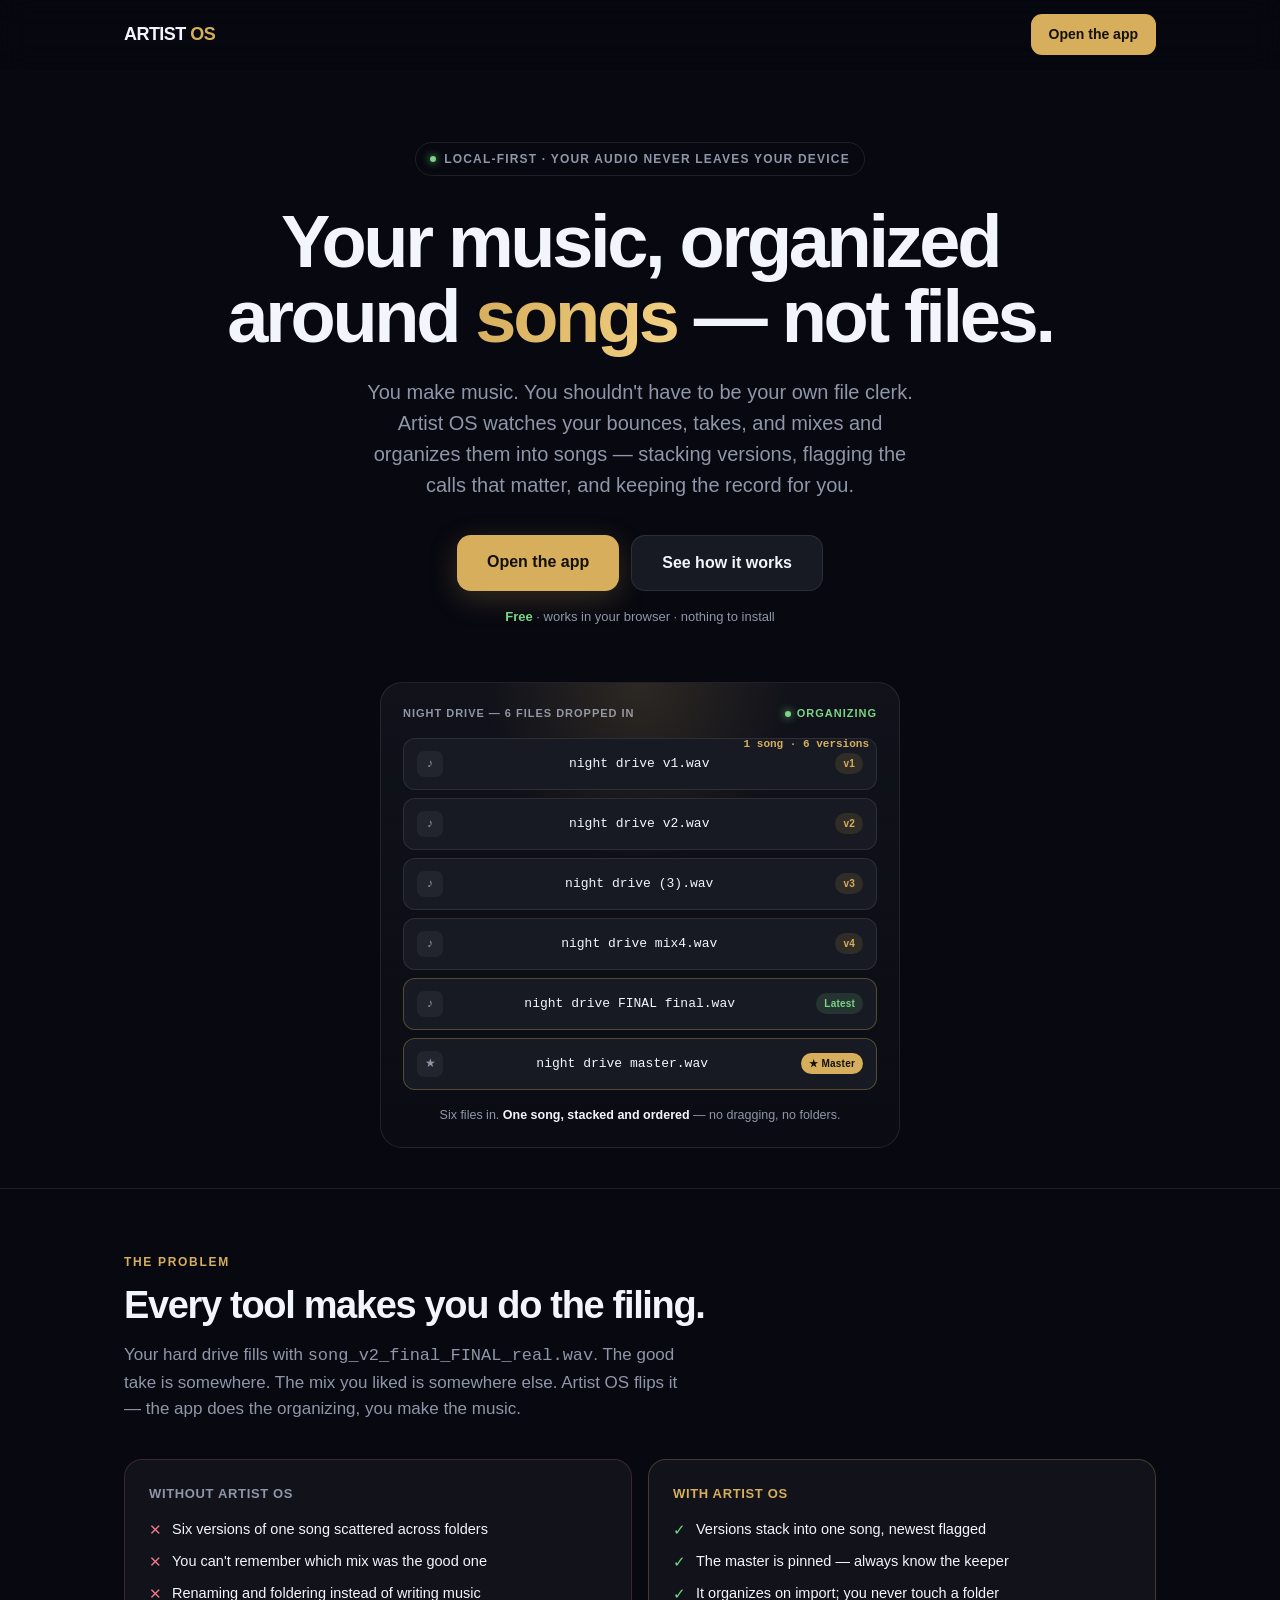
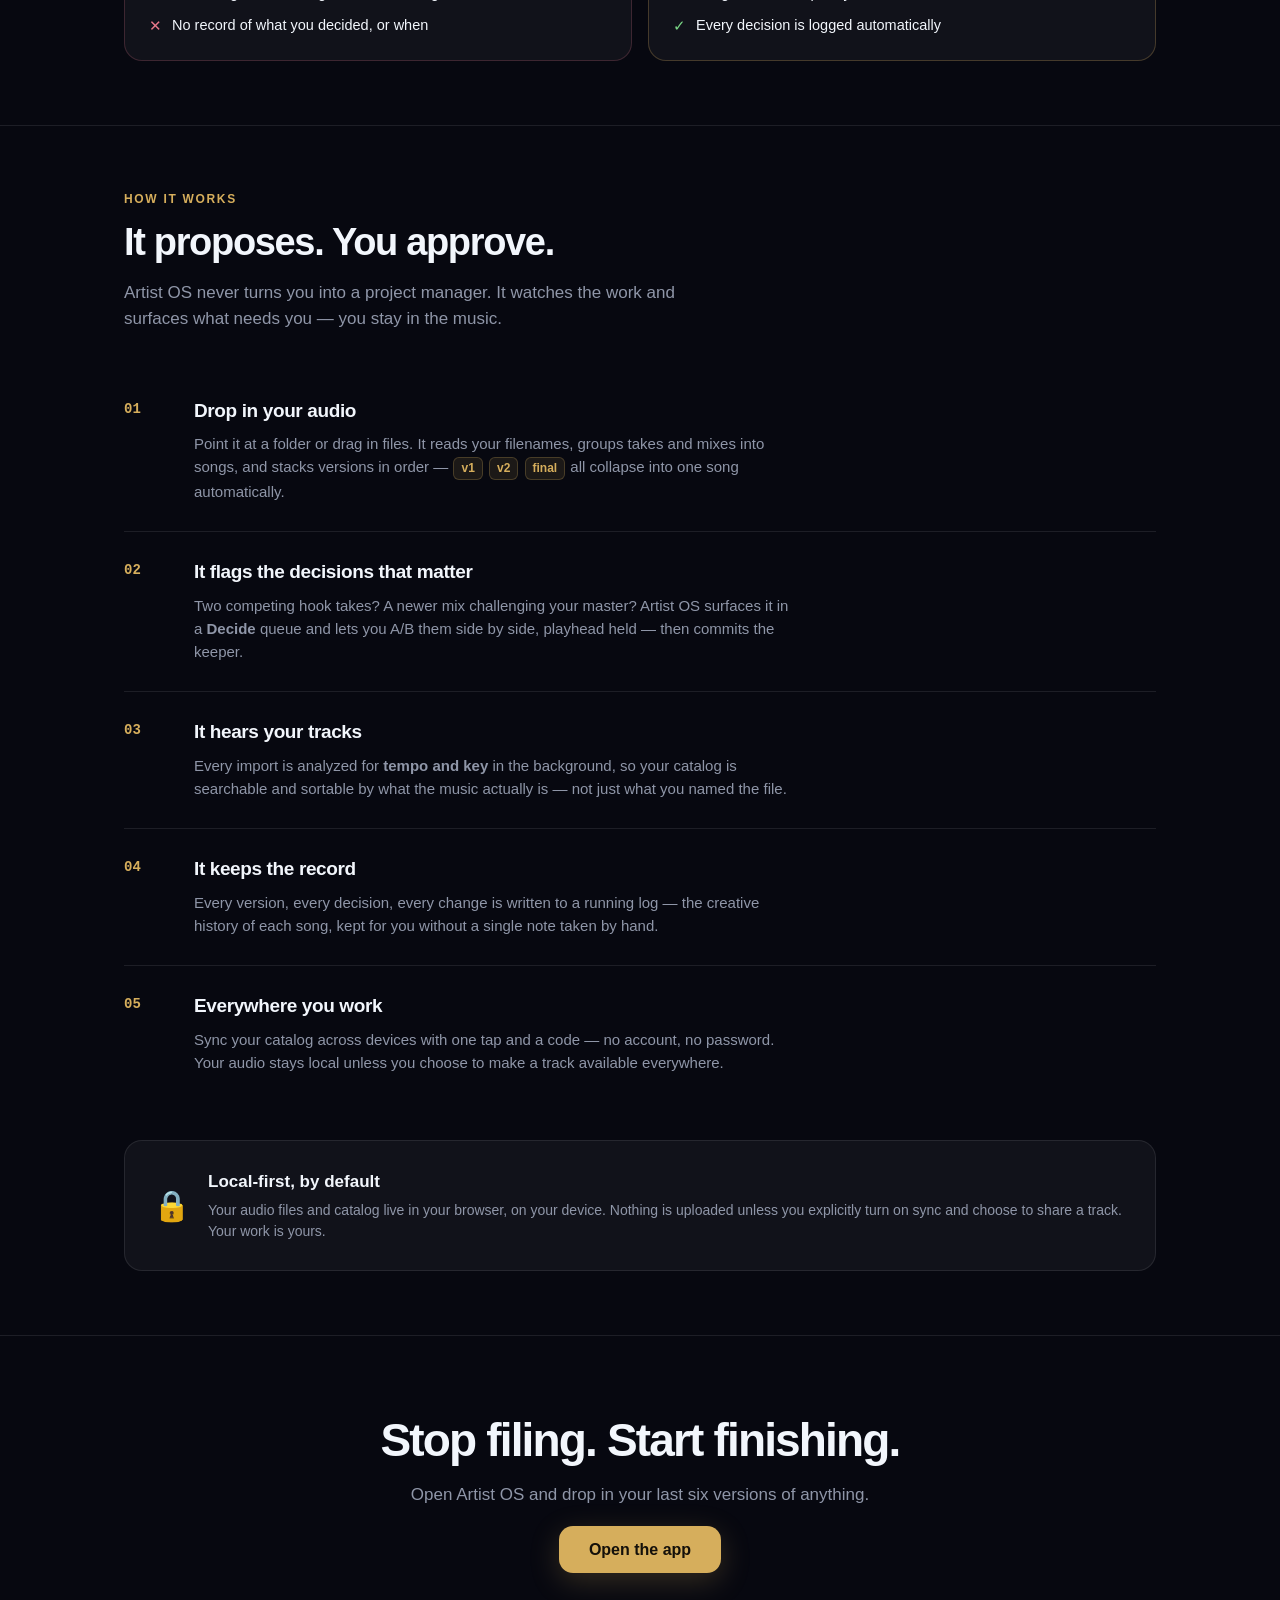
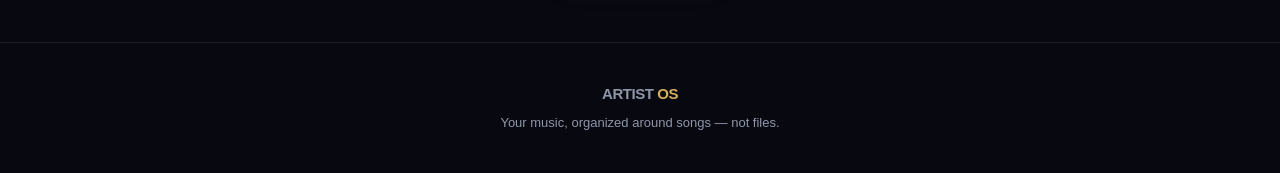
<file: docs/index.html>
<!DOCTYPE html>
<html lang="en">
<head>
<meta charset="UTF-8">
<meta name="viewport" content="width=device-width, initial-scale=1, viewport-fit=cover">
<meta name="theme-color" content="#070810">
<meta name="description" content="Artist OS organizes your music around songs, not files. Import your bounces, takes, and mixes — it stacks versions, flags the decisions that matter, and keeps the record for you. Local-first.">
<meta property="og:title" content="Artist OS — your music, organized around songs">
<meta property="og:description" content="Stop being your own file clerk. Artist OS watches your work and organizes it around songs, not folders.">
<title>Artist OS — your music, organized around songs</title>
<style>
:root{
  --ink:#070810; --panel:#11121A; --raised:#171A22; --line:rgba(255,255,255,.09);
  --text:#F2F6FC; --muted:#8F96A8; --gold:#D6AE5C; --gold-bright:#F2D083;
  --green:#7AD685; --blue:#80A6FF;
  --sat:env(safe-area-inset-top,0px);
}
*{box-sizing:border-box;margin:0;padding:0;-webkit-tap-highlight-color:transparent}
html{scroll-behavior:smooth}
body{
  background:var(--ink); color:var(--text);
  font:16px/1.5 -apple-system,BlinkMacSystemFont,"SF Pro Text",Segoe UI,Roboto,sans-serif;
  -webkit-font-smoothing:antialiased; overflow-x:hidden;
}
.mono{font-family:ui-monospace,"SF Mono",Menlo,monospace;font-variant-numeric:tabular-nums}
a{color:inherit;text-decoration:none}
.wrap{max-width:1080px;margin:0 auto;padding:0 24px}

/* nav */
nav{
  position:sticky;top:0;z-index:50;padding:calc(14px + var(--sat)) 0 14px;
  background:rgba(7,8,16,.72);backdrop-filter:blur(16px);-webkit-backdrop-filter:blur(16px);
  border-bottom:1px solid transparent;transition:border-color .3s;
}
nav.scrolled{border-bottom-color:var(--line)}
nav .wrap{display:flex;align-items:center;gap:14px}
.brand{font-weight:900;letter-spacing:-.03em;font-size:18px}
.brand .os{color:var(--gold)}
nav .spacer{flex:1}
.nav-open{
  font-weight:800;font-size:14px;padding:10px 18px;border-radius:11px;
  background:var(--gold);color:#14100a;transition:transform .1s,box-shadow .3s;
  box-shadow:0 0 0 rgba(214,174,92,0);
}
.nav-open:active{transform:scale(.96)}
@media(hover:hover){.nav-open:hover{box-shadow:0 6px 24px rgba(214,174,92,.28)}}

/* hero */
.hero{padding:72px 0 40px;text-align:center;position:relative}
.eyebrow{
  display:inline-flex;align-items:center;gap:8px;font-size:12px;font-weight:800;
  letter-spacing:.1em;text-transform:uppercase;color:var(--muted);
  border:1px solid var(--line);border-radius:999px;padding:7px 14px;margin-bottom:28px;
}
.eyebrow .dot{width:6px;height:6px;border-radius:50%;background:var(--green);box-shadow:0 0 8px var(--green)}
h1{
  font-size:clamp(38px,7.5vw,74px);font-weight:900;letter-spacing:-.045em;line-height:1.02;
  margin-bottom:22px;
}
h1 .em{
  background:linear-gradient(100deg,var(--gold),var(--gold-bright));
  -webkit-background-clip:text;background-clip:text;-webkit-text-fill-color:transparent;
}
.lede{font-size:clamp(16px,2.4vw,20px);color:var(--muted);max-width:560px;margin:0 auto 34px;line-height:1.55}
.cta-row{display:flex;gap:12px;justify-content:center;flex-wrap:wrap;margin-bottom:16px}
.cta{
  font-weight:800;font-size:16px;padding:15px 30px;border-radius:14px;
  transition:transform .1s,box-shadow .3s;
}
.cta.primary{background:var(--gold);color:#14100a;box-shadow:0 8px 30px rgba(214,174,92,.22)}
.cta.primary:active{transform:scale(.97)}
@media(hover:hover){.cta.primary:hover{box-shadow:0 12px 40px rgba(214,174,92,.36);transform:translateY(-1px)}}
.cta.ghost{border:1px solid var(--line);background:var(--raised)}
.cta.ghost:active{transform:scale(.97)}
.hero-note{font-size:13px;color:var(--muted)}
.hero-note b{color:var(--green);font-weight:700}

/* signature: chaos -> stack */
.stage{
  margin:56px auto 0;max-width:520px;
  background:linear-gradient(180deg,var(--panel),rgba(17,18,26,.4));
  border:1px solid var(--line);border-radius:22px;padding:22px;position:relative;overflow:hidden;
}
.stage-glow{position:absolute;top:-40%;left:50%;transform:translateX(-50%);width:60%;height:80%;
  background:radial-gradient(ellipse,rgba(214,174,92,.14),transparent 70%);pointer-events:none}
.stage-label{
  display:flex;justify-content:space-between;align-items:center;margin-bottom:16px;
  font-size:11px;font-weight:800;letter-spacing:.09em;text-transform:uppercase;color:var(--muted)
}
.stage-label .live{display:flex;align-items:center;gap:6px;color:var(--green)}
.stage-label .live i{width:6px;height:6px;border-radius:50%;background:var(--green);box-shadow:0 0 8px var(--green);animation:blink 1.8s infinite}
@keyframes blink{0%,100%{opacity:1}50%{opacity:.35}}
.files{display:flex;flex-direction:column;gap:8px;position:relative}
.file{
  display:flex;align-items:center;gap:11px;padding:12px 13px;border-radius:12px;
  background:var(--raised);border:1px solid var(--line);font-size:13px;
  opacity:0;transform:translateY(8px);animation:fileIn .5s forwards;
}
.file .ic{width:26px;height:26px;border-radius:7px;background:rgba(255,255,255,.05);display:flex;align-items:center;justify-content:center;font-size:12px;color:var(--muted)}
.file .fn{flex:1;min-width:0;white-space:nowrap;overflow:hidden;text-overflow:ellipsis}
.file .tag{font-size:10px;font-weight:800;padding:3px 8px;border-radius:999px;letter-spacing:.02em}
.file.resolved{border-color:color-mix(in srgb,var(--gold) 32%,transparent)}
.file .tag.v{color:var(--gold);background:color-mix(in srgb,var(--gold) 13%,transparent)}
.file .tag.master{color:#14100a;background:var(--gold)}
.file .tag.latest{color:var(--green);background:color-mix(in srgb,var(--green) 14%,transparent)}
@keyframes fileIn{to{opacity:1;transform:none}}
.stack-badge{
  position:absolute;right:8px;top:-2px;font-size:11px;font-weight:800;color:var(--gold);
  opacity:0;animation:fadeIn .5s 2.6s forwards
}
@keyframes fadeIn{to{opacity:1}}
.stage-caption{margin-top:16px;font-size:12.5px;color:var(--muted);text-align:center;opacity:0;animation:fadeIn .5s 2.9s forwards}
.stage-caption b{color:var(--text);font-weight:700}

/* section shared */
section.block{padding:64px 0;border-top:1px solid var(--line)}
.sec-eyebrow{font-size:12px;font-weight:900;letter-spacing:.14em;text-transform:uppercase;color:var(--gold);margin-bottom:14px}
.sec-title{font-size:clamp(26px,4.2vw,38px);font-weight:900;letter-spacing:-.035em;line-height:1.1;margin-bottom:16px;max-width:640px}
.sec-lede{font-size:17px;color:var(--muted);max-width:560px;line-height:1.55}

/* problem -> answer */
.contrast{display:grid;grid-template-columns:1fr 1fr;gap:16px;margin-top:36px}
@media(max-width:720px){.contrast{grid-template-columns:1fr}}
.contrast .col{background:var(--panel);border:1px solid var(--line);border-radius:18px;padding:24px}
.contrast .col.before{border-color:rgba(232,120,138,.2)}
.contrast .col.after{border-color:color-mix(in srgb,var(--gold) 26%,transparent)}
.col h3{font-size:13px;font-weight:800;letter-spacing:.05em;text-transform:uppercase;margin-bottom:16px;color:var(--muted)}
.col.after h3{color:var(--gold)}
.col ul{list-style:none;display:flex;flex-direction:column;gap:11px}
.col li{display:flex;gap:10px;font-size:14.5px;line-height:1.4;color:var(--text)}
.col li .m{flex-shrink:0;font-size:15px}
.col.before li .m{color:#E8788A}
.col.after li .m{color:var(--green)}

/* feature rows */
.features{display:flex;flex-direction:column;gap:2px;margin-top:38px}
.feat{
  display:grid;grid-template-columns:52px 1fr;gap:18px;padding:26px 0;border-top:1px solid var(--line);align-items:start;
}
.feat:first-child{border-top:0}
.feat .num{font-size:14px;font-weight:900;color:var(--gold);font-family:ui-monospace,monospace;padding-top:2px}
.feat h4{font-size:19px;font-weight:800;letter-spacing:-.02em;margin-bottom:7px}
.feat p{font-size:15px;color:var(--muted);line-height:1.55;max-width:600px}
.feat .kbd{display:inline-block;font-size:12px;font-weight:700;color:var(--gold);background:color-mix(in srgb,var(--gold) 10%,transparent);border:1px solid color-mix(in srgb,var(--gold) 24%,transparent);border-radius:6px;padding:1px 7px;margin:0 1px}

/* privacy strip */
.privacy{
  margin-top:40px;background:var(--panel);border:1px solid var(--line);border-radius:18px;
  padding:28px;display:flex;gap:18px;align-items:center;flex-wrap:wrap;
}
.privacy .lock{font-size:30px}
.privacy .txt{flex:1;min-width:240px}
.privacy h4{font-size:17px;font-weight:800;margin-bottom:5px}
.privacy p{font-size:14px;color:var(--muted);line-height:1.5}

/* final cta */
.final{padding:80px 0;text-align:center;border-top:1px solid var(--line)}
.final h2{font-size:clamp(28px,5vw,46px);font-weight:900;letter-spacing:-.04em;margin-bottom:18px;line-height:1.05}
.final p{color:var(--muted);font-size:17px;margin-bottom:30px}

footer{padding:40px 0;border-top:1px solid var(--line);text-align:center;color:var(--muted);font-size:13px}
footer .brand{font-size:15px;margin-bottom:8px}

@media(prefers-reduced-motion:reduce){*{animation:none!important}.file{opacity:1;transform:none}.stack-badge,.stage-caption{opacity:1}}
</style>
</head>
<body>
<nav id="nav">
  <div class="wrap">
    <div class="brand">ARTIST<span class="os"> OS</span></div>
    <div class="spacer"></div>
    <a class="nav-open" href="./app.html">Open the app</a>
  </div>
</nav>

<header class="hero">
  <div class="wrap">
    <div class="eyebrow"><span class="dot"></span>Local-first · your audio never leaves your device</div>
    <h1>Your music, organized<br>around <span class="em">songs</span> — not files.</h1>
    <p class="lede">You make music. You shouldn't have to be your own file clerk. Artist OS watches your bounces, takes, and mixes and organizes them into songs — stacking versions, flagging the calls that matter, and keeping the record for you.</p>
    <div class="cta-row">
      <a class="cta primary" href="./app.html">Open the app</a>
      <a class="cta ghost" href="#how">See how it works</a>
    </div>
    <div class="hero-note"><b>Free</b> · works in your browser · nothing to install</div>

    <div class="stage" aria-hidden="true">
      <div class="stage-glow"></div>
      <div class="stage-label"><span>night drive — 6 files dropped in</span><span class="live"><i></i>organizing</span></div>
      <div class="files">
        <div class="file" style="animation-delay:.1s"><div class="ic mono">♪</div><div class="fn mono">night drive v1.wav</div><span class="tag v">v1</span></div>
        <div class="file" style="animation-delay:.3s"><div class="ic mono">♪</div><div class="fn mono">night drive v2.wav</div><span class="tag v">v2</span></div>
        <div class="file" style="animation-delay:.5s"><div class="ic mono">♪</div><div class="fn mono">night drive (3).wav</div><span class="tag v">v3</span></div>
        <div class="file" style="animation-delay:.7s"><div class="ic mono">♪</div><div class="fn mono">night drive mix4.wav</div><span class="tag v">v4</span></div>
        <div class="file resolved" style="animation-delay:.9s"><div class="ic mono">♪</div><div class="fn mono">night drive FINAL final.wav</div><span class="tag latest">Latest</span></div>
        <div class="file resolved" style="animation-delay:1.1s"><div class="ic mono">★</div><div class="fn mono">night drive master.wav</div><span class="tag master">★ Master</span></div>
        <span class="stack-badge mono">1 song · 6 versions</span>
      </div>
      <div class="stage-caption">Six files in. <b>One song, stacked and ordered</b> — no dragging, no folders.</div>
    </div>
  </div>
</header>

<section class="block" id="why">
  <div class="wrap">
    <div class="sec-eyebrow">The problem</div>
    <h2 class="sec-title">Every tool makes you do the filing.</h2>
    <p class="sec-lede">Your hard drive fills with <span class="mono">song_v2_final_FINAL_real.wav</span>. The good take is somewhere. The mix you liked is somewhere else. Artist OS flips it — the app does the organizing, you make the music.</p>
    <div class="contrast">
      <div class="col before">
        <h3>Without Artist OS</h3>
        <ul>
          <li><span class="m">✕</span>Six versions of one song scattered across folders</li>
          <li><span class="m">✕</span>You can't remember which mix was the good one</li>
          <li><span class="m">✕</span>Renaming and foldering instead of writing music</li>
          <li><span class="m">✕</span>No record of what you decided, or when</li>
        </ul>
      </div>
      <div class="col after">
        <h3>With Artist OS</h3>
        <ul>
          <li><span class="m">✓</span>Versions stack into one song, newest flagged</li>
          <li><span class="m">✓</span>The master is pinned — always know the keeper</li>
          <li><span class="m">✓</span>It organizes on import; you never touch a folder</li>
          <li><span class="m">✓</span>Every decision is logged automatically</li>
        </ul>
      </div>
    </div>
  </div>
</section>

<section class="block" id="how">
  <div class="wrap">
    <div class="sec-eyebrow">How it works</div>
    <h2 class="sec-title">It proposes. You approve.</h2>
    <p class="sec-lede">Artist OS never turns you into a project manager. It watches the work and surfaces what needs you — you stay in the music.</p>
    <div class="features">
      <div class="feat">
        <div class="num">01</div>
        <div><h4>Drop in your audio</h4><p>Point it at a folder or drag in files. It reads your filenames, groups takes and mixes into songs, and stacks versions in order — <span class="kbd">v1</span> <span class="kbd">v2</span> <span class="kbd">final</span> all collapse into one song automatically.</p></div>
      </div>
      <div class="feat">
        <div class="num">02</div>
        <div><h4>It flags the decisions that matter</h4><p>Two competing hook takes? A newer mix challenging your master? Artist OS surfaces it in a <b>Decide</b> queue and lets you A/B them side by side, playhead held — then commits the keeper.</p></div>
      </div>
      <div class="feat">
        <div class="num">03</div>
        <div><h4>It hears your tracks</h4><p>Every import is analyzed for <b>tempo and key</b> in the background, so your catalog is searchable and sortable by what the music actually is — not just what you named the file.</p></div>
      </div>
      <div class="feat">
        <div class="num">04</div>
        <div><h4>It keeps the record</h4><p>Every version, every decision, every change is written to a running log — the creative history of each song, kept for you without a single note taken by hand.</p></div>
      </div>
      <div class="feat">
        <div class="num">05</div>
        <div><h4>Everywhere you work</h4><p>Sync your catalog across devices with one tap and a code — no account, no password. Your audio stays local unless you choose to make a track available everywhere.</p></div>
      </div>
    </div>

    <div class="privacy">
      <div class="lock">🔒</div>
      <div class="txt">
        <h4>Local-first, by default</h4>
        <p>Your audio files and catalog live in your browser, on your device. Nothing is uploaded unless you explicitly turn on sync and choose to share a track. Your work is yours.</p>
      </div>
    </div>
  </div>
</section>

<section class="final">
  <div class="wrap">
    <h2>Stop filing. Start finishing.</h2>
    <p>Open Artist OS and drop in your last six versions of anything.</p>
    <a class="cta primary" href="./app.html">Open the app</a>
  </div>
</section>

<footer>
  <div class="wrap">
    <div class="brand">ARTIST<span class="os"> OS</span></div>
    <div>Your music, organized around songs — not files.</div>
  </div>
</footer>

<script>
(function(){
  var nav=document.getElementById('nav');
  var onScroll=function(){nav.classList.toggle('scrolled',window.scrollY>8)};
  window.addEventListener('scroll',onScroll,{passive:true});onScroll();
})();
</script>
</body>
</html>
</file>
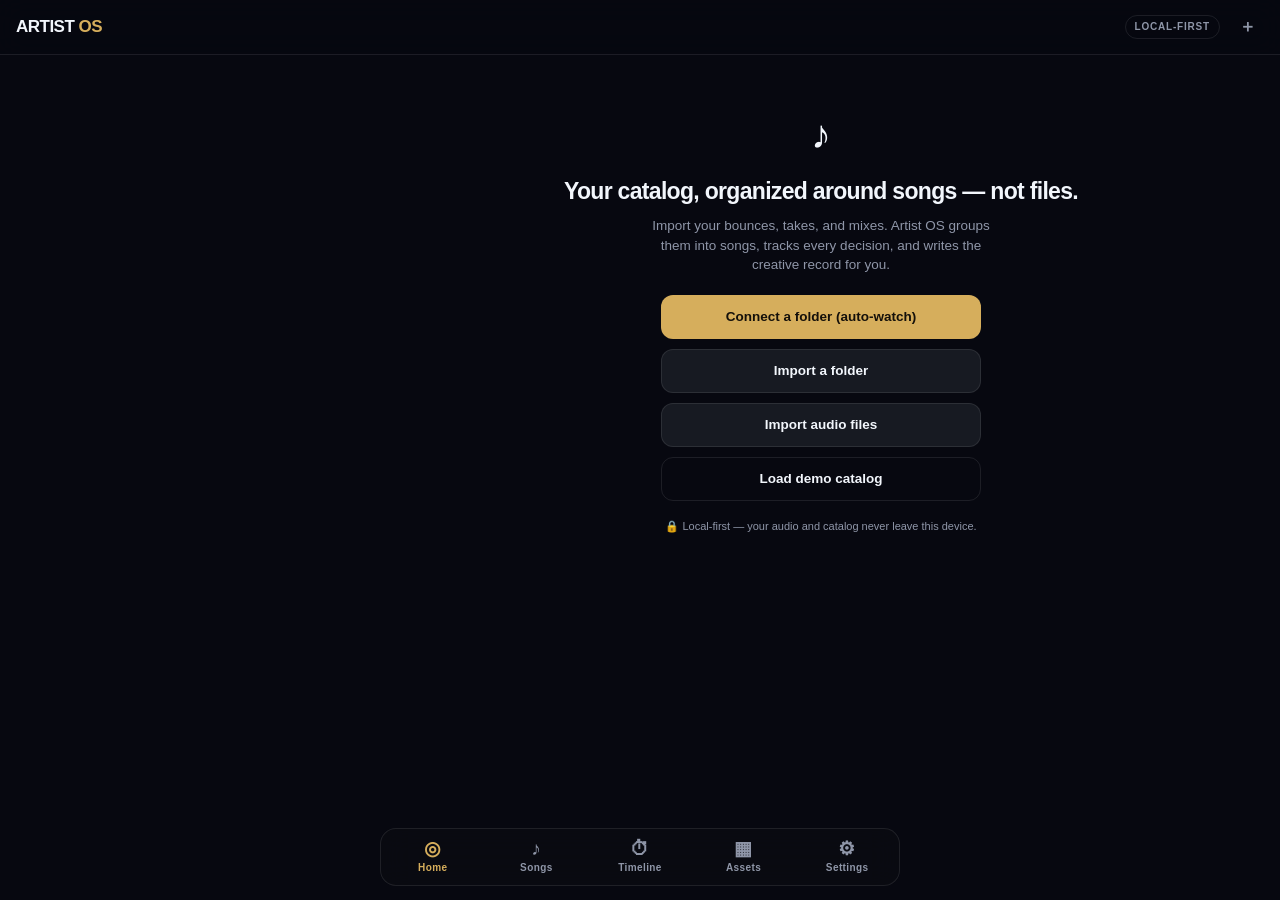
<file: docs/app.html>
<!DOCTYPE html>
<html lang="en">
<head>
<meta charset="UTF-8">
<meta name="viewport" content="width=device-width, initial-scale=1, viewport-fit=cover">
<meta http-equiv="Content-Security-Policy" content="default-src 'none'; script-src 'self'; style-src 'self' 'unsafe-inline'; media-src blob:; img-src 'self' data:; connect-src 'self' https://artist-os-sync.astickley9.workers.dev; base-uri 'none'; form-action 'none'">
<meta name="theme-color" content="#070810">
<meta name="apple-mobile-web-app-capable" content="yes">
<meta name="apple-mobile-web-app-status-bar-style" content="black-translucent">
<meta name="description" content="Artist OS — your catalog organized around songs, not files. Local-first: your audio never leaves this device.">
<title>Artist OS</title>
<link rel="stylesheet" href="styles.css">
</head>
<body>
<div id="app">
  <header class="top">
    <button id="back" aria-label="Back to songs">‹ Songs</button>
    <div class="brand">ARTIST<span class="os"> OS</span></div>
    <div class="env-pill" id="env-pill">Local-first</div>
    <button class="kebab" id="open-import" aria-label="Import audio" title="Import audio">＋</button>
  </header>

  <main id="main">
    <aside id="desk-list"></aside>
    <section id="view" aria-live="polite"></section>
  </main>

  <div id="np" role="region" aria-label="Now playing">
    <button class="play" id="np-play" aria-label="Play or pause">▶</button>
    <div class="info">
      <div class="ttl" id="np-title"></div>
      <div class="ssub" id="np-sub"></div>
    </div>
    <time class="mono" id="np-cur">0:00</time>
    <div class="track" id="np-track"><div class="bar"><i id="np-fill"></i></div></div>
    <time class="mono" id="np-dur">0:00</time>
    <button id="np-stop" aria-label="Stop">✕</button>
  </div>

  <nav id="tabs" aria-label="Primary">
    <button data-tab="home" class="on"><span class="ic">◎</span>Home</button>
    <button data-tab="songs"><span class="ic">♪</span>Songs</button>
    <button data-tab="timeline"><span class="ic">⏱</span>Timeline</button>
    <button data-tab="assets"><span class="ic">▦</span>Assets</button>
    <button data-tab="settings"><span class="ic">⚙</span>Settings</button>
  </nav>

  <div id="scrim"></div>
  <div id="sheet" role="dialog" aria-modal="true"></div>
  <div id="toast" role="status"></div>

  <input type="file" id="pick-folder" webkitdirectory multiple hidden>
  <input type="file" id="pick-files" accept="audio/*,.m4a,.wav,.aif,.aiff,.mp3,.flac,.caf,.ogg,.aac" multiple hidden>
</div>
<script src="core.js"></script>
<script src="audio-intel.js"></script>
<script src="segment.js"></script>
<script src="assembly.js"></script>
<script src="comp.js"></script>
<script src="sync.js"></script>
<script src="canonical-web.js"></script>
<script src="app.js"></script>
</body>
</html>
</file>
<file: docs/styles.css>
:root{
  --bg:#070810; --panel:#11121A; --raised:#171A22; --line:rgba(255,255,255,.09);
  --text:#F2F6FC; --muted:#8F96A8; --gold:#D6AE5C; --gold-bright:#F2D083;
  --green:#7AD685; --blue:#80A6FF; --red:#E8788A;
  --r:16px; --tabbar-h:58px;
  --sat:env(safe-area-inset-top,0px); --sab:env(safe-area-inset-bottom,0px);
}
*{box-sizing:border-box;margin:0;padding:0;-webkit-tap-highlight-color:transparent}
html,body{height:100%}
body{
  background:var(--bg); color:var(--text);
  font:15px/1.45 -apple-system,BlinkMacSystemFont,"SF Pro Text",Segoe UI,Roboto,sans-serif;
  overscroll-behavior:none;
}
.mono{font-family:ui-monospace,"SF Mono",Menlo,monospace;font-variant-numeric:tabular-nums}
button{font:inherit;color:inherit;background:none;border:0;cursor:pointer}
button:focus-visible,[tabindex]:focus-visible{outline:2px solid var(--gold);outline-offset:2px;border-radius:8px}
::-webkit-scrollbar{display:none}

/* ---------- shell ---------- */
#app{display:flex;flex-direction:column;height:100dvh}
header.top{
  padding:calc(10px + var(--sat)) 16px 10px;
  display:flex;align-items:center;gap:10px;
  border-bottom:1px solid var(--line);
  background:rgba(7,8,16,.85);backdrop-filter:blur(14px);-webkit-backdrop-filter:blur(14px);
  position:sticky;top:0;z-index:20;
}
.brand{font-weight:900;letter-spacing:-.03em;font-size:17px}
.brand .os{color:var(--gold)}
.env-pill{
  margin-left:auto;font-size:10px;font-weight:800;letter-spacing:.08em;text-transform:uppercase;
  color:var(--muted);border:1px solid var(--line);border-radius:999px;padding:4px 9px;white-space:nowrap
}
#back{display:none;font-size:15px;font-weight:700;color:var(--gold);padding:4px 6px 4px 0}
#back.show{display:block}

main{flex:1;overflow-y:auto;-webkit-overflow-scrolling:touch;padding:16px 16px calc(24px + var(--tabbar-h) + var(--sab))}
main.has-np{padding-bottom:calc(24px + var(--tabbar-h) + 62px + var(--sab))}

/* ---------- shared components ---------- */
.eyebrow{font-size:10.5px;font-weight:900;letter-spacing:.12em;text-transform:uppercase;color:var(--muted);margin-bottom:10px}
.panel{background:rgba(17,18,26,.86);border:1px solid var(--line);border-radius:var(--r)}
.card{display:block;width:100%;text-align:left;padding:14px;margin-bottom:10px;transition:border-color .15s,background .15s}
@media(hover:hover){.card:hover{background:var(--raised);border-color:rgba(255,255,255,.18)}}
.card:active{background:var(--raised)}
.badge{
  display:inline-flex;align-items:center;font-size:10.5px;font-weight:800;letter-spacing:.02em;
  padding:4px 9px;border-radius:999px;white-space:nowrap;
  color:var(--tint,var(--gold));background:color-mix(in srgb,var(--tint,var(--gold)) 13%,transparent);
  border:1px solid color-mix(in srgb,var(--tint,var(--gold)) 26%,transparent)
}
.bar{height:6px;border-radius:99px;background:rgba(255,255,255,.08);overflow:hidden}
.bar>i{display:block;height:100%;border-radius:99px;background:linear-gradient(90deg,var(--gold),var(--gold-bright));transition:width .4s cubic-bezier(.3,1.3,.4,1)}
.row-title{font-weight:800;font-size:15.5px}
.sub{font-size:12px;color:var(--muted)}
.btn{
  display:inline-flex;align-items:center;justify-content:center;gap:7px;
  font-weight:800;font-size:13.5px;border-radius:12px;padding:11px 16px;min-height:44px;
  border:1px solid var(--line);background:var(--raised);transition:transform .08s
}
.btn:active{transform:scale(.97)}
.btn.gold{background:var(--gold);color:#14100a;border-color:transparent}
.btn.blue{background:var(--blue);color:#0a1020;border-color:transparent}
.btn.ghost{background:transparent}
.btn.danger{color:var(--red)}
.play{
  width:40px;height:40px;min-width:40px;border-radius:50%;display:flex;align-items:center;justify-content:center;
  background:color-mix(in srgb,var(--gold) 14%,transparent);color:var(--gold);font-size:15px
}
.play.off{color:var(--muted);background:rgba(255,255,255,.05)}
canvas.wave{width:100%;height:34px;display:block;border-radius:6px}

/* ---------- songs ---------- */
.watch-card{padding:13px 14px;margin-bottom:14px;display:flex;align-items:center;gap:11px}
.watch-dot{width:8px;height:8px;border-radius:50%;background:var(--green);box-shadow:0 0 10px var(--green);animation:pulse 2.2s infinite}
@keyframes pulse{0%,100%{opacity:1}50%{opacity:.45}}
.watch-card .grow{flex:1;min-width:0}
.watch-card .btn{min-height:38px;padding:8px 12px;font-size:12.5px}

/* ---------- song workspace ---------- */
.song-hero{margin:4px 0 16px}
.song-hero h1{font-size:34px;font-weight:900;letter-spacing:-.045em;line-height:1.05}
.hero-row{display:flex;align-items:flex-start;gap:14px}
.hero-row .grow{flex:1;min-width:0}
.ring{width:62px;height:62px;position:relative}
.ring svg{transform:rotate(-90deg)}
.ring b{position:absolute;inset:0;display:flex;align-items:center;justify-content:center;font-size:13px;font-weight:900}
.segs{display:flex;gap:4px;background:var(--panel);border:1px solid var(--line);border-radius:12px;padding:4px;margin:14px 0 16px;width:max-content}
.segs button{padding:8px 16px;border-radius:9px;font-weight:800;font-size:13px;color:var(--muted);min-height:38px}
.segs button.on{background:var(--raised);color:var(--text);box-shadow:0 1px 0 rgba(255,255,255,.06) inset}
.slot{padding:13px;margin-bottom:10px;display:flex;gap:12px;align-items:center}
.slot .idx{
  width:38px;height:38px;min-width:38px;border-radius:11px;background:rgba(255,255,255,.045);
  display:flex;align-items:center;justify-content:center;font-size:12px;font-weight:900;color:var(--muted)
}
.slot .meta{flex:1;min-width:0}
.slot .meta .nm{font-weight:900;font-size:14.5px}
.slot .meta .asset{font-size:12.5px;color:var(--muted);white-space:nowrap;overflow:hidden;text-overflow:ellipsis;margin-top:2px}
.slot .right{display:flex;flex-direction:column;align-items:flex-end;gap:7px}
.slot .conf{width:64px}
.slot.decide{border-color:color-mix(in srgb,var(--gold) 40%,transparent)}
.add-slot{width:100%;justify-content:center;margin-top:2px;color:var(--muted)}

/* ---------- events ---------- */
.evt{padding:13px;margin-bottom:9px;display:flex;gap:12px;animation:slidein .35s cubic-bezier(.2,1,.3,1)}
@keyframes slidein{from{opacity:0;transform:translateY(-7px)}to{opacity:1;transform:none}}
.evt .when{min-width:56px;font-size:11px;font-weight:800;color:var(--muted);padding-top:2px}
.evt .body{flex:1;min-width:0}
.evt .ops{font-weight:900;font-size:13.5px}
.evt .ops .op{color:var(--gold)}
.evt .sum{font-size:12.5px;color:var(--muted);margin-top:3px}
.evt .who{font-size:10px;font-weight:800;letter-spacing:.06em;text-transform:uppercase;color:var(--muted);align-self:flex-start;padding-top:3px}
.evt .who.obs{color:var(--green)}

/* ---------- assets grid ---------- */
.asset-card{padding:13px;margin-bottom:10px}
.asset-card .hd{display:flex;align-items:center;gap:10px;margin-bottom:9px}
.asset-card .hd .grow{flex:1;min-width:0}
.asset-card .file{font-size:11.5px;color:var(--muted);white-space:nowrap;overflow:hidden;text-overflow:ellipsis;margin-top:8px}
.tagrow{display:flex;gap:6px;margin-top:9px;flex-wrap:wrap}
.eq{display:inline-flex;gap:2px;align-items:flex-end;height:12px;margin-left:6px}
.eq i{width:3px;background:var(--gold);border-radius:2px;animation:eq .7s infinite ease-in-out}
.eq i:nth-child(2){animation-delay:.2s}.eq i:nth-child(3){animation-delay:.4s}
@keyframes eq{0%,100%{height:4px}50%{height:12px}}

/* ---------- now playing ---------- */
#np{
  position:fixed;left:0;right:0;bottom:calc(var(--tabbar-h) + var(--sab));z-index:30;
  display:none;align-items:center;gap:11px;padding:10px 14px;
  background:rgba(13,14,22,.92);backdrop-filter:blur(16px);-webkit-backdrop-filter:blur(16px);
  border-top:1px solid var(--line)
}
#np.show{display:flex}
#np .ttl{font-weight:800;font-size:13px;white-space:nowrap;overflow:hidden;text-overflow:ellipsis}
#np .ssub{font-size:11px;color:var(--muted);white-space:nowrap;overflow:hidden;text-overflow:ellipsis}
#np .info{width:34%;min-width:0}
#np .track{flex:1;height:22px;display:flex;align-items:center}
#np .track .bar{flex:1}
#np time{font-size:11px;font-weight:700;color:var(--muted);min-width:34px;text-align:center}

/* ---------- tab bar ---------- */
nav#tabs{
  position:fixed;left:0;right:0;bottom:0;z-index:30;height:calc(var(--tabbar-h) + var(--sab));
  padding-bottom:var(--sab);display:flex;
  background:rgba(10,11,18,.94);backdrop-filter:blur(16px);-webkit-backdrop-filter:blur(16px);
  border-top:1px solid var(--line)
}
nav#tabs button{flex:1;display:flex;flex-direction:column;align-items:center;justify-content:center;gap:3px;color:var(--muted);font-size:10px;font-weight:800;letter-spacing:.04em}
nav#tabs button .ic{font-size:19px;line-height:1}
nav#tabs button.on{color:var(--gold)}

/* ---------- sheets / modal ---------- */
#scrim{position:fixed;inset:0;background:rgba(0,0,0,.55);z-index:40;opacity:0;pointer-events:none;transition:opacity .2s}
#scrim.show{opacity:1;pointer-events:auto}
#sheet{
  position:fixed;left:0;right:0;bottom:0;z-index:41;max-height:82dvh;overflow-y:auto;
  background:#0E0F17;border:1px solid var(--line);border-bottom:0;border-radius:20px 20px 0 0;
  padding:14px 16px calc(20px + var(--sab));transform:translateY(102%);transition:transform .26s cubic-bezier(.2,1,.3,1)
}
#sheet.show{transform:none}
#sheet .grab{width:38px;height:4px;border-radius:99px;background:rgba(255,255,255,.18);margin:0 auto 14px}
#sheet h3{font-size:17px;font-weight:900;letter-spacing:-.02em;margin-bottom:2px}
#sheet .hint{font-size:12px;color:var(--muted);margin-bottom:14px}
.opt{display:flex;align-items:center;gap:11px;width:100%;text-align:left;padding:13px 12px;border-radius:12px;font-weight:700;font-size:14.5px}
.opt:active{background:var(--raised)}
.opt .r{margin-left:auto;font-size:12px;color:var(--muted)}
.opt .dot{width:9px;height:9px;border-radius:50%;background:var(--tint,var(--muted))}
.field{width:100%;background:var(--panel);border:1px solid var(--line);border-radius:12px;color:var(--text);font:inherit;padding:12px;margin-bottom:10px;min-height:44px}
select.field{appearance:none;-webkit-appearance:none}
.sheet-actions{display:flex;gap:9px;margin-top:8px}
.sheet-actions .btn{flex:1}

/* A/B */
.ab-grid{display:grid;grid-template-columns:1fr 1fr;gap:10px;margin-bottom:14px}
.ab{padding:12px;border-radius:14px;border:1.5px solid var(--line);background:var(--panel)}
.ab.live{border-color:var(--tint)}
.ab .lbl{font-size:19px;font-weight:900;color:var(--tint);margin-bottom:8px}
.ab select{margin-bottom:9px;font-size:12.5px;padding:9px}
.ab .btn{width:100%;margin-top:9px;min-height:40px;font-size:12.5px}
.ab .fn{font-size:10.5px;color:var(--muted);margin-top:7px;white-space:nowrap;overflow:hidden;text-overflow:ellipsis}

#toast{
  position:fixed;left:50%;bottom:calc(var(--tabbar-h) + 76px + var(--sab));transform:translate(-50%,14px);
  z-index:50;background:#1A1D28;border:1px solid var(--line);border-radius:12px;padding:11px 16px;
  font-size:13px;font-weight:700;opacity:0;pointer-events:none;transition:.25s;max-width:88vw;text-align:center
}
#toast.show{opacity:1;transform:translate(-50%,0)}
.empty{padding:44px 20px;text-align:center;color:var(--muted)}
.empty .big{font-size:30px;margin-bottom:10px}
.empty b{display:block;color:var(--text);font-size:15px;margin-bottom:4px}

/* ---------- desktop ---------- */
#desk-list{display:none}
@media(min-width:1024px){
  main{max-width:1280px;margin:0 auto;width:100%;display:grid;grid-template-columns:340px 1fr;gap:22px;align-items:start}
  #desk-list{display:block;position:sticky;top:70px}
  #view{min-width:0}
  #back{display:none!important}
  nav#tabs{left:50%;transform:translateX(-50%);max-width:520px;border:1px solid var(--line);border-radius:16px;bottom:14px;height:var(--tabbar-h);padding-bottom:0}
  #np{left:50%;transform:translateX(-50%);max-width:820px;border:1px solid var(--line);border-radius:14px;bottom:86px}
}
@media(prefers-reduced-motion:reduce){*{animation:none!important;transition:none!important}}
/* ---------- real-product additions ---------- */
.onboard{padding:34px 22px;text-align:center}
.onboard .logo{font-size:40px;margin-bottom:12px}
.onboard h2{font-size:23px;font-weight:900;letter-spacing:-.03em;margin-bottom:8px}
.onboard p{color:var(--muted);font-size:13.5px;max-width:340px;margin:0 auto 20px}
.onboard .stack{display:flex;flex-direction:column;gap:10px;max-width:320px;margin:0 auto}
.onboard .priv{margin-top:18px;font-size:11px;color:var(--muted)}
.banner{display:flex;gap:10px;align-items:center;padding:11px 13px;margin-bottom:14px;font-size:12.5px;font-weight:600;border-radius:13px}
.banner.warn{background:color-mix(in srgb,var(--gold) 10%,transparent);border:1px solid color-mix(in srgb,var(--gold) 30%,transparent);color:var(--gold-bright)}
.banner .btn{margin-left:auto;min-height:34px;padding:6px 11px;font-size:12px}
.progress-sheet .big-count{font-size:32px;font-weight:900;letter-spacing:-.03em}
.kebab{width:34px;height:34px;min-width:34px;border-radius:10px;display:flex;align-items:center;justify-content:center;color:var(--muted);font-size:17px;font-weight:900}
.kebab:active{background:var(--raised)}
.song-card-row{display:flex;align-items:center;gap:4px}
.song-card-row .card{margin-bottom:0;flex:1}
.song-card-wrap{margin-bottom:10px;display:flex;align-items:stretch;gap:6px}
textarea.field{min-height:76px;resize:vertical;font-family:inherit}
.storage-pill{font-size:10px;color:var(--muted)}
.spin{width:16px;height:16px;border:2px solid var(--line);border-top-color:var(--gold);border-radius:50%;animation:spin .8s linear infinite;display:inline-block;vertical-align:-3px}
@keyframes spin{to{transform:rotate(360deg)}}

/* ================= HOME (focus-ordered feed) ================= */
.home-head{margin:2px 0 20px}
.home-greeting{font-size:26px;font-weight:900;letter-spacing:-.04em;line-height:1.1}
.home-sub{font-size:13px;color:var(--muted);margin-top:5px}
.home-sub b{color:var(--text);font-weight:700}

/* section headers within home */
.home-sec{margin:26px 0 12px;display:flex;align-items:center;gap:9px}
.home-sec:first-of-type{margin-top:8px}
.home-sec .h{font-size:12px;font-weight:900;letter-spacing:.11em;text-transform:uppercase}
.home-sec .h.gold{color:var(--gold)}
.home-sec .h.green{color:var(--green)}
.home-sec .h.muted{color:var(--muted)}
.home-sec .count{font-size:11px;font-weight:800;color:var(--muted);background:rgba(255,255,255,.05);border-radius:999px;padding:2px 9px;min-width:22px;text-align:center}
.home-sec .rule{flex:1;height:1px;background:var(--line)}

/* the hero decision card — this is an ACTION, styled to feel like one */
.decide-card{
  display:block;width:100%;text-align:left;padding:16px;margin-bottom:10px;border-radius:16px;
  background:linear-gradient(135deg,color-mix(in srgb,var(--gold) 12%,var(--panel)),var(--panel));
  border:1px solid color-mix(in srgb,var(--gold) 38%,transparent);
  position:relative;overflow:hidden;transition:transform .1s,border-color .2s;
}
.decide-card:active{transform:scale(.985)}
@media(hover:hover){.decide-card:hover{border-color:color-mix(in srgb,var(--gold) 60%,transparent)}}
.decide-card .dc-top{display:flex;align-items:center;gap:12px}
.decide-card .dc-icon{
  width:40px;height:40px;min-width:40px;border-radius:12px;display:flex;align-items:center;justify-content:center;
  font-size:19px;background:color-mix(in srgb,var(--gold) 16%,transparent);color:var(--gold-bright)
}
.decide-card .dc-body{flex:1;min-width:0}
.decide-card .dc-kicker{font-size:10.5px;font-weight:900;letter-spacing:.09em;text-transform:uppercase;color:var(--gold);margin-bottom:3px}
.decide-card .dc-title{font-weight:800;font-size:15.5px;letter-spacing:-.01em;white-space:nowrap;overflow:hidden;text-overflow:ellipsis}
.decide-card .dc-detail{font-size:12.5px;color:var(--muted);margin-top:2px}
.decide-card .dc-cta{
  display:flex;align-items:center;justify-content:center;gap:6px;margin-top:13px;
  font-weight:800;font-size:13.5px;color:#14100a;background:var(--gold);
  border-radius:11px;padding:11px;min-height:42px
}

/* "all clear" state when no decisions pending */
.all-clear{
  display:flex;align-items:center;gap:13px;padding:16px;border-radius:16px;margin-bottom:10px;
  background:color-mix(in srgb,var(--green) 8%,var(--panel));
  border:1px solid color-mix(in srgb,var(--green) 24%,transparent);
}
.all-clear .ac-icon{width:38px;height:38px;border-radius:11px;background:color-mix(in srgb,var(--green) 16%,transparent);color:var(--green);display:flex;align-items:center;justify-content:center;font-size:18px}
.all-clear .ac-txt b{font-weight:800;font-size:14.5px}
.all-clear .ac-txt div{font-size:12.5px;color:var(--muted);margin-top:2px}

/* just-happened feed row — compact, observed-tinted */
.happened{
  display:flex;gap:11px;align-items:flex-start;padding:12px 13px;margin-bottom:8px;border-radius:13px;
  background:var(--panel);border:1px solid var(--line);
  animation:slidein .35s cubic-bezier(.2,1,.3,1);
}
.happened .hp-dot{width:7px;height:7px;border-radius:50%;margin-top:6px;flex-shrink:0;background:var(--green);box-shadow:0 0 7px var(--green)}
.happened .hp-body{flex:1;min-width:0}
.happened .hp-sum{font-size:13.5px;line-height:1.4}
.happened .hp-meta{font-size:11px;color:var(--muted);margin-top:3px;display:flex;gap:7px}
.happened .hp-meta .sng{color:var(--gold);font-weight:700}

/* in-motion song row — richer than the old card */
.motion-card{
  display:block;width:100%;text-align:left;padding:15px;margin-bottom:10px;border-radius:16px;
  background:var(--panel);border:1px solid var(--line);transition:transform .1s,border-color .15s,background .15s;
}
.motion-card:active{transform:scale(.99)}
@media(hover:hover){.motion-card:hover{background:var(--raised);border-color:rgba(255,255,255,.16)}}
.motion-card .mc-top{display:flex;align-items:flex-start;gap:11px}
.motion-card .mc-grow{flex:1;min-width:0}
.motion-card .mc-title{font-weight:800;font-size:16px;letter-spacing:-.015em;white-space:nowrap;overflow:hidden;text-overflow:ellipsis}
.motion-card .mc-meta{font-size:12px;color:var(--muted);margin-top:3px}
.motion-card .mc-needs{
  font-size:10.5px;font-weight:900;letter-spacing:.05em;text-transform:uppercase;color:var(--gold);
  background:color-mix(in srgb,var(--gold) 13%,transparent);border:1px solid color-mix(in srgb,var(--gold) 28%,transparent);
  border-radius:999px;padding:4px 9px;white-space:nowrap
}
.motion-card .mc-when{font-size:11px;color:var(--muted);white-space:nowrap}
.motion-card .mc-bar{height:5px;border-radius:99px;background:rgba(255,255,255,.07);overflow:hidden;margin-top:12px}
.motion-card .mc-bar>i{display:block;height:100%;border-radius:99px;background:linear-gradient(90deg,var(--gold),var(--gold-bright));transition:width .4s cubic-bezier(.3,1.3,.4,1)}

/* home quick-add when catalog exists */
.home-add{width:100%;justify-content:center;margin-top:6px;color:var(--muted);border-style:dashed}

/* ================= SECTIONS + ASSEMBLY ================= */
.sec-hint{font-size:12.5px;color:var(--muted);margin:2px 0 14px;line-height:1.5}
.sec-analyze{width:100%;justify-content:center;margin-bottom:14px}

/* detected section rows (confirm / rename) */
.section-row{
  display:flex;align-items:center;gap:11px;padding:12px 13px;margin-bottom:8px;border-radius:13px;
  background:var(--panel);border:1px solid var(--line);transition:border-color .15s;
}
.section-row.unconfirmed{border-style:dashed}
.section-row .sr-time{font-size:11px;color:var(--muted);font-family:ui-monospace,monospace;min-width:74px}
.section-row .sr-label{flex:1;min-width:0}
.section-row .sr-name{font-weight:800;font-size:14.5px;display:flex;align-items:center;gap:7px}
.section-row .sr-conf{font-size:10.5px;font-weight:800;letter-spacing:.03em;padding:2px 7px;border-radius:999px;text-transform:uppercase}
.section-row .sr-conf.low{color:var(--muted);background:rgba(255,255,255,.06)}
.section-row .sr-conf.mid{color:var(--gold);background:color-mix(in srgb,var(--gold) 12%,transparent)}
.section-row .sr-conf.ok{color:var(--green);background:color-mix(in srgb,var(--green) 12%,transparent)}
.section-row .sr-dur{font-size:11px;color:var(--muted);margin-top:2px}
.section-row .sr-actions{display:flex;gap:6px}
.section-row .mini{width:34px;height:34px;min-width:34px;border-radius:9px;display:flex;align-items:center;justify-content:center;font-size:14px;background:rgba(255,255,255,.05);color:var(--muted)}
.section-row .mini.play{color:var(--gold);background:color-mix(in srgb,var(--gold) 12%,transparent)}

/* assembly board */
.asm-intro{background:var(--panel);border:1px solid var(--line);border-radius:16px;padding:16px;margin-bottom:16px}
.asm-intro h3{font-size:16px;font-weight:900;letter-spacing:-.02em;margin-bottom:6px}
.asm-intro p{font-size:12.5px;color:var(--muted);line-height:1.5}
.asm-slot{
  display:flex;align-items:center;gap:11px;padding:13px;margin-bottom:9px;border-radius:14px;
  background:var(--panel);border:1px solid var(--line);
}
.asm-slot .as-idx{width:34px;height:34px;min-width:34px;border-radius:10px;background:rgba(255,255,255,.05);display:flex;align-items:center;justify-content:center;font-size:12px;font-weight:900;color:var(--muted)}
.asm-slot .as-body{flex:1;min-width:0}
.asm-slot .as-label{font-weight:800;font-size:14.5px}
.asm-slot .as-src{font-size:12px;color:var(--muted);margin-top:2px;white-space:nowrap;overflow:hidden;text-overflow:ellipsis}
.asm-slot select{
  appearance:none;-webkit-appearance:none;background:var(--raised);border:1px solid var(--line);
  color:var(--text);font:inherit;font-size:12.5px;font-weight:700;border-radius:10px;padding:9px 11px;max-width:150px
}
.asm-slot .as-play{width:36px;height:36px;min-width:36px;border-radius:50%;background:color-mix(in srgb,var(--gold) 12%,transparent);color:var(--gold);display:flex;align-items:center;justify-content:center}

/* seam warning */
.seam{
  display:flex;align-items:center;gap:9px;padding:9px 12px;margin:-2px 0 9px;border-radius:10px;
  font-size:11.5px;font-weight:600;color:var(--gold-bright);
  background:color-mix(in srgb,var(--gold) 8%,transparent);border:1px solid color-mix(in srgb,var(--gold) 22%,transparent);
}
.seam .s-ic{font-size:13px}

/* render bar */
.asm-render{position:sticky;bottom:calc(var(--tabbar-h) + var(--sab) + 8px);margin-top:14px;display:flex;gap:9px}
.asm-render .btn{flex:1}
.asm-total{text-align:center;font-size:12px;color:var(--muted);margin-top:10px}

/* unified folders */
.folder{background:var(--panel);border:1px solid var(--line);border-radius:14px;margin-bottom:10px;overflow:hidden}
.folder-head{display:flex;align-items:center;gap:10px;padding:13px 14px;width:100%;text-align:left}
.folder-head .fh-ic{width:32px;height:32px;border-radius:9px;background:color-mix(in srgb,var(--gold) 12%,transparent);color:var(--gold);display:flex;align-items:center;justify-content:center;font-size:15px}
.folder-head .fh-name{font-weight:800;font-size:14.5px;flex:1}
.folder-head .fh-count{font-size:11px;font-weight:800;color:var(--muted);background:rgba(255,255,255,.06);border-radius:999px;padding:3px 9px}
.folder-body{border-top:1px solid var(--line);padding:6px}
.folder-item{display:flex;align-items:center;gap:10px;padding:9px 10px;border-radius:9px}
.folder-item:active{background:var(--raised)}
.folder-item .fi-play{width:32px;height:32px;min-width:32px;border-radius:50%;background:color-mix(in srgb,var(--gold) 12%,transparent);color:var(--gold);display:flex;align-items:center;justify-content:center;font-size:13px}
.folder-item .fi-body{flex:1;min-width:0}
.folder-item .fi-ver{font-weight:800;font-size:13px}
.folder-item .fi-meta{font-size:11px;color:var(--muted);margin-top:1px}

/* ================= QUICK SWIPE COMP ================= */
.comp-wrap{padding:2px 0 8px}
.comp-intro{font-size:12.5px;color:var(--muted);line-height:1.5;margin-bottom:14px}
.comp-intro b{color:var(--text);font-weight:700}

/* the assembled comp strip (the output) */
.comp-strip-label{font-size:10.5px;font-weight:900;letter-spacing:.1em;text-transform:uppercase;color:var(--gold);margin-bottom:7px}
.comp-strip{position:relative;height:38px;border-radius:9px;overflow:hidden;background:var(--raised);border:1px solid var(--line);display:flex;margin-bottom:6px}
.comp-strip .seg{height:100%;display:flex;align-items:center;justify-content:center;font-size:10px;font-weight:800;color:#0c0c10;overflow:hidden;white-space:nowrap;border-right:1px solid rgba(0,0,0,.35)}
.comp-strip .seg:last-child{border-right:0}

/* lanes */
.comp-lanes{position:relative;border-radius:12px;overflow:hidden;border:1px solid var(--line);background:var(--panel);touch-action:pan-y}
.comp-lane{position:relative;height:76px;border-bottom:1px solid var(--line);cursor:ew-resize;user-select:none;-webkit-user-select:none}
.comp-lane:last-child{border-bottom:0}
.comp-lane .lane-head{position:absolute;top:0;left:0;z-index:3;display:flex;align-items:center;gap:7px;padding:6px 9px;font-size:11px;font-weight:800;color:var(--text);background:linear-gradient(90deg,rgba(7,8,16,.85),transparent);pointer-events:none}
.comp-lane .lane-head .vdot{width:9px;height:9px;border-radius:50%}
.comp-lane .lane-head .meta{color:var(--muted);font-weight:600;font-size:10px}
.comp-lane canvas.lane-wave{position:absolute;inset:0;width:100%;height:100%;display:block}
/* active regions overlay (where this lane is selected into the comp) */
.comp-lane .active-mask{position:absolute;top:0;bottom:0;z-index:2;pointer-events:none;opacity:.16}
.comp-lane .active-line{position:absolute;top:0;bottom:0;z-index:2;pointer-events:none;border-left:2px solid;border-right:2px solid}
.comp-lane.dimmed canvas.lane-wave{opacity:.4}

/* shared playhead across lanes */
.comp-playhead{position:absolute;top:0;bottom:0;width:2px;background:var(--gold);z-index:5;pointer-events:none;box-shadow:0 0 8px var(--gold)}

/* transport row */
.comp-transport{display:flex;align-items:center;gap:10px;margin-top:12px}
.comp-transport .cp-play{width:48px;height:48px;min-width:48px;border-radius:50%;background:var(--gold);color:#14100a;display:flex;align-items:center;justify-content:center;font-size:19px;border:0}
.comp-transport .cp-time{font-size:12px;color:var(--muted);font-family:ui-monospace,monospace;min-width:92px}
.comp-transport .cp-spacer{flex:1}
.comp-toggle{display:flex;align-items:center;gap:7px;font-size:12px;font-weight:700;color:var(--muted);padding:9px 12px;border-radius:10px;border:1px solid var(--line);background:var(--panel)}
.comp-toggle.on{color:var(--gold);border-color:color-mix(in srgb,var(--gold) 40%,transparent);background:color-mix(in srgb,var(--gold) 10%,transparent)}
.comp-actions{display:flex;gap:9px;margin-top:12px}
.comp-actions .btn{flex:1}
.comp-hint-sm{font-size:11px;color:var(--muted);text-align:center;margin-top:9px}
.comp-hint-sm .seam-warn{color:var(--gold-bright)}
</file>
